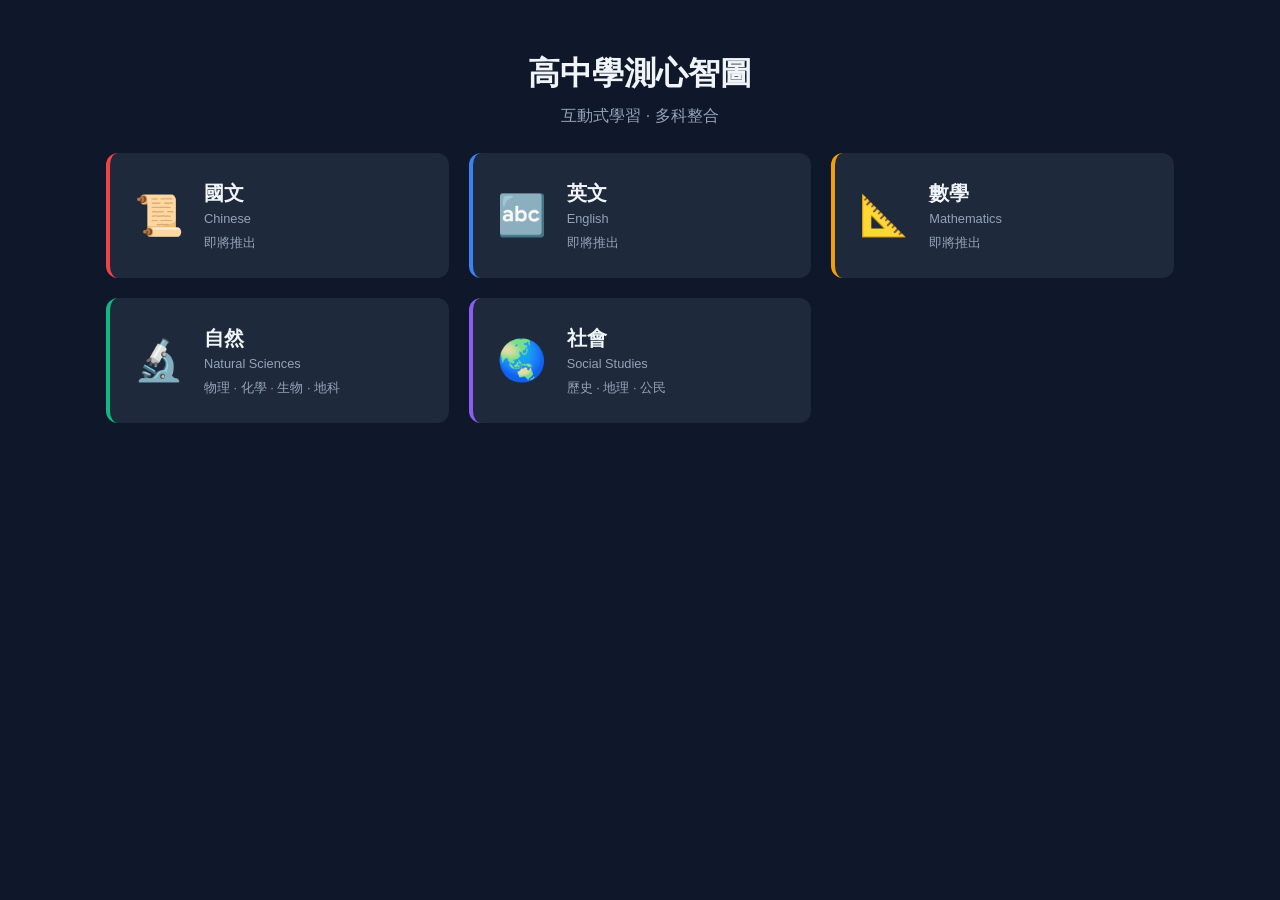
<file: index.html>
<!DOCTYPE html>
<html lang="zh-TW">
<head>
  <meta charset="UTF-8">
  <meta name="viewport" content="width=device-width, initial-scale=1.0">
  <meta http-equiv="Content-Security-Policy" content="default-src 'self'; script-src 'self' 'unsafe-inline' https://cdn.jsdelivr.net; style-src 'self' 'unsafe-inline' https://cdn.jsdelivr.net; font-src https://cdn.jsdelivr.net; img-src 'self' data:; connect-src 'self';">
  <title>高中學測心智圖</title>
  <link rel="stylesheet" href="css/style.css">
</head>
<body>
  <header class="site-header">
    <h1 id="site-title">高中學測心智圖</h1>
    <p id="site-subtitle">載入中...</p>
  </header>

  <main id="subjects-container"></main>

  <script src="js/app.js?v=2"></script>
  <script>
    initHomepage();
  </script>
</body>
</html>
</file>
<file: css/style.css>
/* ===== CSS Variables ===== */
:root {
  --bg: #0f172a;
  --bg-card: #1e293b;
  --bg-card-hover: #334155;
  --text: #f1f5f9;
  --text-muted: #94a3b8;
  --accent: #6366f1;
  --success: #10b981;
  --error: #ef4444;
  --radius: 12px;
  --shadow: 0 4px 24px rgba(0, 0, 0, 0.3);
  --transition: 0.25s ease;
}

/* ===== Reset & Base ===== */
*, *::before, *::after {
  margin: 0;
  padding: 0;
  box-sizing: border-box;
}

body {
  font-family: -apple-system, BlinkMacSystemFont, 'Segoe UI', Roboto, 'Noto Sans TC', sans-serif;
  background: var(--bg);
  color: var(--text);
  line-height: 1.6;
  min-height: 100vh;
}

a {
  color: inherit;
  text-decoration: none;
}

/* ===== Header ===== */
.site-header {
  text-align: center;
  padding: 3rem 1rem 1.5rem;
}

.site-header h1 {
  font-size: 2rem;
  font-weight: 700;
  margin-bottom: 0.25rem;
}

.site-header p {
  color: var(--text-muted);
  font-size: 1rem;
}

/* ===== Progress Bar ===== */
.progress-section {
  max-width: 600px;
  margin: 0 auto 2rem;
  padding: 0 1rem;
}

.progress-label {
  display: flex;
  justify-content: space-between;
  font-size: 0.875rem;
  color: var(--text-muted);
  margin-bottom: 0.5rem;
}

.progress-bar {
  height: 8px;
  background: var(--bg-card);
  border-radius: 4px;
  overflow: hidden;
}

.progress-bar-fill {
  height: 100%;
  background: var(--success);
  border-radius: 4px;
  transition: width var(--transition);
}

/* ===== Category Section ===== */
.category {
  max-width: 1100px;
  margin: 0 auto;
  padding: 0 1rem 3rem;
}

.category-title {
  font-size: 1.25rem;
  font-weight: 600;
  margin-bottom: 1rem;
  padding-left: 0.25rem;
  display: flex;
  align-items: center;
  gap: 0.5rem;
}

.category-tag {
  font-size: 0.7rem;
  padding: 0.15rem 0.55rem;
  border-radius: 999px;
  font-weight: 600;
  letter-spacing: 0.05em;
}

.category-tag.required {
  background: rgba(34, 197, 94, 0.2);
  color: #86efac;
  border: 1px solid rgba(34, 197, 94, 0.3);
}

.category-tag.elective {
  background: rgba(251, 191, 36, 0.2);
  color: #fcd34d;
  border: 1px solid rgba(251, 191, 36, 0.3);
}

/* ===== Card Grid ===== */
.card-grid {
  display: grid;
  grid-template-columns: repeat(auto-fill, minmax(240px, 1fr));
  gap: 1rem;
}

.card {
  position: relative;
  background: var(--bg-card);
  border-radius: var(--radius);
  padding: 1.5rem;
  cursor: pointer;
  transition: transform var(--transition), background var(--transition), box-shadow var(--transition);
  border: 2px solid transparent;
  overflow: hidden;
}

.card:hover {
  transform: translateY(-4px);
  background: var(--bg-card-hover);
  box-shadow: var(--shadow);
}

.card.completed {
  border-color: var(--success);
}

.card-check {
  position: absolute;
  top: 12px;
  right: 12px;
  width: 24px;
  height: 24px;
  border-radius: 50%;
  background: var(--success);
  display: flex;
  align-items: center;
  justify-content: center;
  font-size: 14px;
  opacity: 0;
  transform: scale(0.5);
  transition: opacity var(--transition), transform var(--transition);
}

.card.completed .card-check {
  opacity: 1;
  transform: scale(1);
}

.card-icon {
  font-size: 2.5rem;
  margin-bottom: 0.75rem;
}

.card-title {
  font-size: 1.125rem;
  font-weight: 600;
  margin-bottom: 0.25rem;
}

.card-title-en {
  font-size: 0.8rem;
  color: var(--text-muted);
  margin-bottom: 0.75rem;
}

.card-meta {
  display: flex;
  align-items: center;
  gap: 0.75rem;
  margin-top: 0.5rem;
}

.card-badge {
  font-size: 0.75rem;
  padding: 0.2rem 0.6rem;
  border-radius: 999px;
  font-weight: 500;
}

.card-badge.exam {
  background: rgba(99, 102, 241, 0.2);
  color: #a5b4fc;
}

.card-actions {
  display: flex;
  gap: 0.5rem;
  margin-top: 1rem;
}

.btn {
  display: inline-flex;
  align-items: center;
  gap: 0.4rem;
  padding: 0.5rem 1rem;
  border: none;
  border-radius: 8px;
  font-size: 0.8rem;
  font-weight: 500;
  cursor: pointer;
  transition: background var(--transition), transform var(--transition);
  color: var(--text);
}

.btn:hover {
  transform: translateY(-1px);
}

.btn-primary {
  background: var(--accent);
}

.btn-primary:hover {
  background: #4f46e5;
}

.btn-secondary {
  background: rgba(255, 255, 255, 0.1);
}

.btn-secondary:hover {
  background: rgba(255, 255, 255, 0.15);
}

/* ===== Viewer Page ===== */
.viewer-nav {
  position: fixed;
  top: 0;
  left: 0;
  right: 0;
  height: 56px;
  background: var(--bg);
  border-bottom: 1px solid rgba(255, 255, 255, 0.1);
  display: flex;
  align-items: center;
  padding: 0 1rem;
  z-index: 300;
  gap: 1rem;
}

.viewer-nav .back-btn {
  display: flex;
  align-items: center;
  gap: 0.4rem;
  padding: 0.4rem 0.8rem;
  border-radius: 8px;
  font-size: 0.875rem;
  background: rgba(255, 255, 255, 0.08);
  cursor: pointer;
  transition: background var(--transition);
  border: none;
  color: var(--text);
}

.viewer-nav .back-btn:hover {
  background: rgba(255, 255, 255, 0.15);
}

.viewer-nav .topic-title {
  font-weight: 600;
  font-size: 1.1rem;
  overflow: hidden;
  white-space: nowrap;
  text-overflow: ellipsis;
  min-width: 0;
  flex-shrink: 1;
}

.viewer-nav .nav-actions {
  margin-left: auto;
  display: flex;
  gap: 0.5rem;
  flex-shrink: 0;
}

#mindmap-svg {
  width: 100%;
  height: calc(100vh - 56px);
  margin-top: 56px;
}

/* ===== Quiz Page ===== */
.quiz-container {
  max-width: 720px;
  margin: 0 auto;
  padding: 2rem 1rem;
}

.quiz-header {
  text-align: center;
  margin-bottom: 2rem;
}

.quiz-header h1 {
  font-size: 1.5rem;
  margin-bottom: 0.25rem;
}

.quiz-progress {
  font-size: 0.875rem;
  color: var(--text-muted);
}

.question-card {
  background: var(--bg-card);
  border-radius: var(--radius);
  padding: 1.5rem;
  margin-bottom: 1.5rem;
}

.question-number {
  font-size: 0.8rem;
  color: var(--text-muted);
  margin-bottom: 0.5rem;
}

.question-year {
  font-size: 0.75rem;
  background: rgba(99, 102, 241, 0.2);
  color: #a5b4fc;
  padding: 0.15rem 0.5rem;
  border-radius: 999px;
  display: inline-block;
  margin-bottom: 0.75rem;
}

.question-text {
  font-size: 1rem;
  margin-bottom: 1rem;
  line-height: 1.7;
}

.options-list {
  list-style: none;
  display: flex;
  flex-direction: column;
  gap: 0.5rem;
}

.option-btn {
  display: block;
  width: 100%;
  text-align: left;
  padding: 0.75rem 1rem;
  background: rgba(255, 255, 255, 0.05);
  border: 2px solid rgba(255, 255, 255, 0.1);
  border-radius: 8px;
  color: var(--text);
  font-size: 0.9rem;
  cursor: pointer;
  transition: border-color var(--transition), background var(--transition);
}

.option-btn:hover:not(.disabled) {
  border-color: var(--accent);
  background: rgba(99, 102, 241, 0.1);
}

.option-btn.correct {
  border-color: var(--success);
  background: rgba(16, 185, 129, 0.15);
}

.option-btn.wrong {
  border-color: var(--error);
  background: rgba(239, 68, 68, 0.15);
}

.option-btn.disabled {
  cursor: default;
}

.explanation {
  margin-top: 1rem;
  padding: 1rem;
  background: rgba(255, 255, 255, 0.05);
  border-radius: 8px;
  font-size: 0.875rem;
  line-height: 1.6;
  border-left: 3px solid var(--accent);
  display: none;
}

.explanation.show {
  display: block;
}

/* ===== Score Summary ===== */
.score-summary {
  text-align: center;
  background: var(--bg-card);
  border-radius: var(--radius);
  padding: 2rem;
  display: none;
}

.score-summary.show {
  display: block;
}

.score-number {
  font-size: 3rem;
  font-weight: 700;
  color: var(--accent);
}

.score-label {
  color: var(--text-muted);
  margin-bottom: 1rem;
}

/* ===== Loading ===== */
.loading {
  display: flex;
  align-items: center;
  justify-content: center;
  height: 60vh;
  color: var(--text-muted);
}

.loading::after {
  content: '';
  width: 24px;
  height: 24px;
  border: 3px solid rgba(255, 255, 255, 0.1);
  border-top-color: var(--accent);
  border-radius: 50%;
  animation: spin 0.8s linear infinite;
  margin-left: 0.75rem;
}

@keyframes spin {
  to { transform: rotate(360deg); }
}

/* ===== Subject Grid (Homepage) ===== */
.subject-grid {
  display: grid;
  grid-template-columns: repeat(auto-fill, minmax(280px, 1fr));
  gap: 1.25rem;
  max-width: 1100px;
  margin: 0 auto;
  padding: 0 1rem 3rem;
}

.subject-card {
  display: flex;
  align-items: center;
  gap: 1.25rem;
  background: var(--bg-card);
  border-radius: var(--radius);
  padding: 1.5rem;
  border-left: 4px solid var(--accent);
  transition: transform var(--transition), background var(--transition), box-shadow var(--transition);
}

.subject-card:hover {
  transform: translateY(-4px);
  background: var(--bg-card-hover);
  box-shadow: var(--shadow);
}

.subject-icon {
  font-size: 2.5rem;
  flex-shrink: 0;
}

.subject-info {
  min-width: 0;
}

.subject-title {
  font-size: 1.25rem;
  font-weight: 600;
}

.subject-title-en {
  font-size: 0.8rem;
  color: var(--text-muted);
  margin-bottom: 0.25rem;
}

.subject-desc {
  font-size: 0.8rem;
  color: var(--text-muted);
}

/* ===== Responsive ===== */
@media (max-width: 768px) {
  .site-header { padding: 2rem 1rem 1rem; }
  .site-header h1 { font-size: 1.5rem; }
  .card-grid { grid-template-columns: 1fr; }
  .subject-grid { grid-template-columns: 1fr; }
  .viewer-nav .topic-title { font-size: 0.9rem; }
}
</file>
